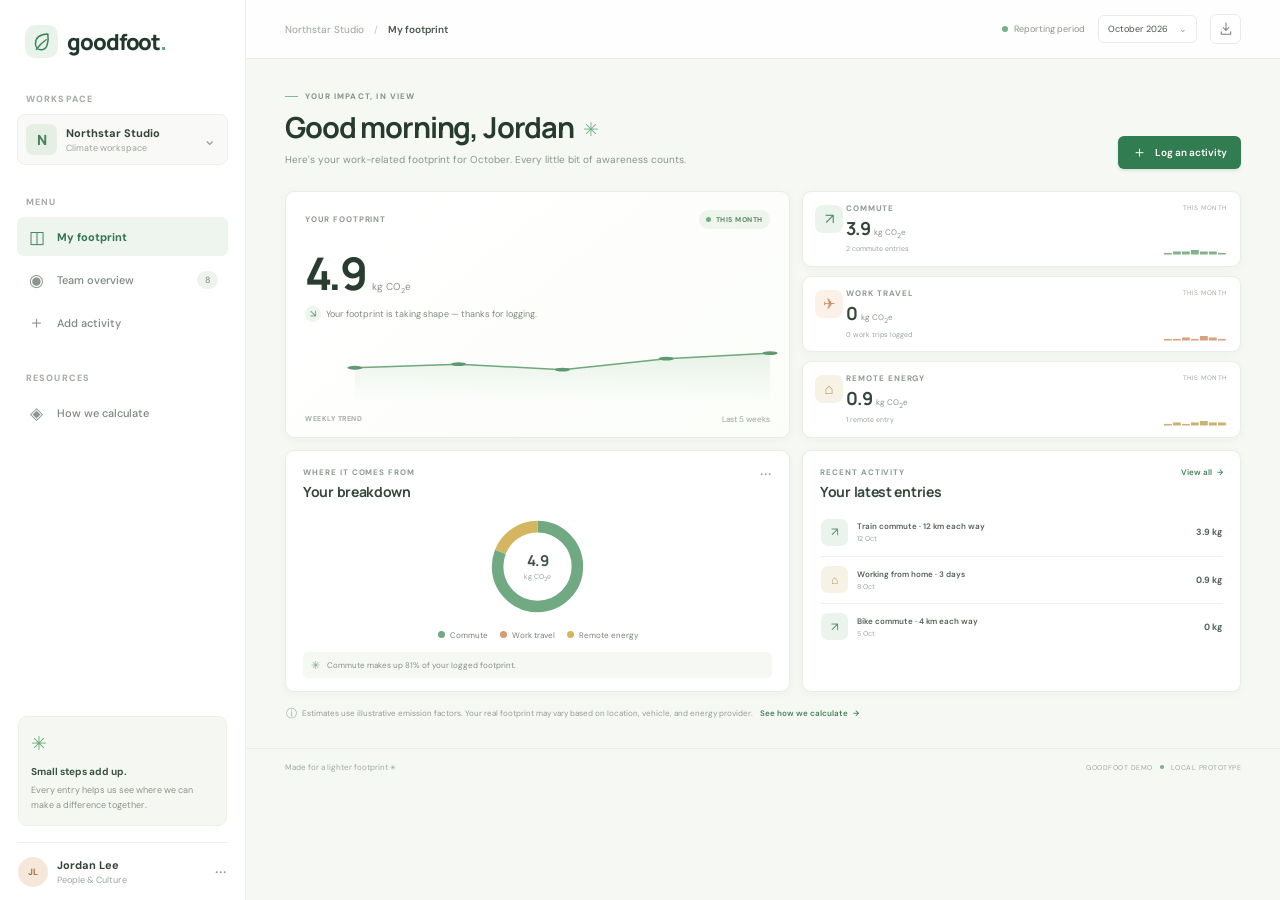
<file: index.html>
<!doctype html>
<html lang="en">
  <head>
    <meta charset="utf-8">
    <meta name="viewport" content="width=device-width, initial-scale=1">
    <meta name="theme-color" content="#f6f8f4">
    <meta name="description" content="A simple, transparent view of your work-related carbon footprint.">
    <title>Goodfoot — Employee footprint</title>
    <link rel="preconnect" href="https://fonts.googleapis.com">
    <link rel="preconnect" href="https://fonts.gstatic.com" crossorigin>
    <link href="https://fonts.googleapis.com/css2?family=DM+Sans:wght@400;500;600;700&family=Manrope:wght@400;500;600;700;800&display=swap" rel="stylesheet">
    <link rel="stylesheet" href="styles.css">
  </head>
  <body>
    <div class="app-shell">
      <aside class="sidebar" aria-label="Main navigation">
        <a class="brand" href="#" aria-label="Goodfoot home">
          <span class="brand-mark" aria-hidden="true"><svg viewBox="0 0 32 32"><path d="M23.8 5.4C14.5 5.7 7.3 9.6 7.3 18.2c0 4.6 3.1 8.1 7.5 8.1 8.2 0 10.4-10.1 9-20.9ZM8.5 25.8c3.7-5.3 7.5-9.1 13-12.8" /></svg></span>
          <span>goodfoot<span class="brand-period">.</span></span>
        </a>

        <div class="workspace-label">WORKSPACE</div>
        <div class="workspace-switcher">
          <span class="workspace-icon">N</span>
          <span class="workspace-copy"><strong>Northstar Studio</strong><small>Climate workspace</small></span>
          <span class="switch-chevron" aria-hidden="true">⌄</span>
        </div>

        <div class="nav-label">MENU</div>
        <nav class="nav-list">
          <button class="nav-item active" data-view="dashboard"><span class="nav-icon">◫</span>My footprint</button>
          <button class="nav-item" data-view="team"><span class="nav-icon">◉</span>Team overview <span class="nav-count">8</span></button>
          <button class="nav-item" data-view="activity"><span class="nav-icon">＋</span>Add activity</button>
        </nav>

        <div class="nav-label resources-label">RESOURCES</div>
        <nav class="nav-list">
          <button class="nav-item" data-view="factors"><span class="nav-icon">◈</span>How we calculate</button>
        </nav>

        <div class="sidebar-bottom">
          <div class="side-note">
            <span class="note-spark">✳</span>
            <strong>Small steps add up.</strong>
            <p>Every entry helps us see where we can make a difference together.</p>
          </div>
          <div class="profile">
            <span class="avatar avatar-jordan">JL</span>
            <span class="profile-copy"><strong>Jordan Lee</strong><small>People &amp; Culture</small></span>
            <span class="profile-menu" aria-hidden="true">···</span>
          </div>
        </div>
      </aside>

      <main class="main-area">
        <header class="topbar">
          <div class="breadcrumb"><span>Northstar Studio</span><span class="crumb-slash">/</span><strong id="breadcrumb-current">My footprint</strong></div>
          <div class="topbar-right">
            <span class="period-label"><span class="period-dot"></span>Reporting period</span>
            <button class="period-button" type="button">October 2026 <span aria-hidden="true">⌄</span></button>
            <button class="icon-button" id="export-button" type="button" aria-label="Export activity as CSV" title="Export activity as CSV"><svg viewBox="0 0 24 24" aria-hidden="true"><path d="M12 3v11m0 0 4-4m-4 4-4-4M5 16v4h14v-4" /></svg></button>
          </div>
        </header>

        <div class="content-wrap">
          <section class="view-panel active" id="view-dashboard" aria-labelledby="dashboard-title">
            <div class="page-heading">
              <div>
                <div class="eyebrow"><span class="eyebrow-line"></span> YOUR IMPACT, IN VIEW</div>
                <h1 id="dashboard-title">Good morning, Jordan <span class="wave">✳</span></h1>
                <p class="page-subtitle">Here's your work-related footprint for October. Every little bit of awareness counts.</p>
              </div>
              <button class="button button-primary" type="button" data-go="activity"><span class="button-plus">＋</span> Log an activity</button>
            </div>

            <div class="dashboard-grid">
              <article class="card footprint-card">
                <div class="card-topline"><span class="card-label">YOUR FOOTPRINT</span><span class="live-pill"><i></i> THIS MONTH</span></div>
                <div class="footprint-main"><span class="footprint-value" id="personal-total">—</span><span class="footprint-unit">kg CO<sub>2</sub>e</span></div>
                <div class="comparison"><span class="comparison-icon">↘</span><span id="personal-comparison">Looking good — keep logging to see your trend.</span></div>
                <div class="footprint-chart" id="personal-chart" aria-label="Your recent weekly footprint trend"></div>
                <div class="chart-caption"><span>WEEKLY TREND</span><span>Last 5 weeks</span></div>
              </article>

              <div class="stat-stack">
                <article class="card stat-card">
                  <span class="stat-icon commute-icon" aria-hidden="true">↗</span>
                  <div class="stat-heading"><span class="card-label">COMMUTE</span><span class="stat-change">THIS MONTH</span></div>
                  <div class="stat-value"><span id="commute-total">—</span> <small>kg CO<sub>2</sub>e</small></div>
                  <div class="stat-foot"><span id="commute-detail">Your daily journey</span><span class="mini-spark commute-spark" aria-hidden="true">▁▂▂▃▂▂▁</span></div>
                </article>
                <article class="card stat-card">
                  <span class="stat-icon travel-icon" aria-hidden="true">✈</span>
                  <div class="stat-heading"><span class="card-label">WORK TRAVEL</span><span class="stat-change">THIS MONTH</span></div>
                  <div class="stat-value"><span id="travel-total">—</span> <small>kg CO<sub>2</sub>e</small></div>
                  <div class="stat-foot"><span id="travel-detail">Trips for work</span><span class="mini-spark travel-spark" aria-hidden="true">▁▁▂▁▃▂▁</span></div>
                </article>
                <article class="card stat-card">
                  <span class="stat-icon home-icon" aria-hidden="true">⌂</span>
                  <div class="stat-heading"><span class="card-label">REMOTE ENERGY</span><span class="stat-change">THIS MONTH</span></div>
                  <div class="stat-value"><span id="remote-total">—</span> <small>kg CO<sub>2</sub>e</small></div>
                  <div class="stat-foot"><span id="remote-detail">Energy while working at home</span><span class="mini-spark home-spark" aria-hidden="true">▁▂▁▂▃▂▂</span></div>
                </article>
              </div>

              <article class="card breakdown-card">
                <div class="card-header">
                  <div><span class="card-label">WHERE IT COMES FROM</span><h2>Your breakdown</h2></div>
                  <span class="card-menu-mark" aria-hidden="true">···</span>
                </div>
                <div class="breakdown-chart" id="breakdown-chart"></div>
                <div class="legend">
                  <span><i class="legend-dot dot-commute"></i>Commute</span>
                  <span><i class="legend-dot dot-travel"></i>Work travel</span>
                  <span><i class="legend-dot dot-remote"></i>Remote energy</span>
                </div>
                <div class="breakdown-note"><span>✳</span><span id="breakdown-insight">Log a few activities to see what makes up your footprint.</span></div>
              </article>

              <article class="card activity-card">
                <div class="card-header">
                  <div><span class="card-label">RECENT ACTIVITY</span><h2>Your latest entries</h2></div>
                  <button class="text-button" type="button" data-go="activity">View all <span aria-hidden="true">→</span></button>
                </div>
                <div id="recent-activities" class="activity-list"></div>
              </article>
            </div>
            <div class="footnote"><span class="footnote-icon">ⓘ</span> Estimates use illustrative emission factors. Your real footprint may vary based on location, vehicle, and energy provider. <button class="text-button" type="button" data-go="factors">See how we calculate <span aria-hidden="true">→</span></button></div>
          </section>

          <section class="view-panel" id="view-team" aria-labelledby="team-title">
            <div class="page-heading">
              <div><div class="eyebrow"><span class="eyebrow-line"></span> BETTER, TOGETHER</div><h1 id="team-title">Team overview <span class="wave">✳</span></h1><p class="page-subtitle">A team-wide view of the activities logged this month. Individual entries stay private.</p></div>
              <button class="button button-secondary" id="team-export-button" type="button">↓&nbsp; Export team data</button>
            </div>
            <div class="team-summary-grid">
              <article class="card team-summary"><span class="card-label">TEAM FOOTPRINT</span><div class="team-summary-value"><span id="team-total">—</span><small>kg CO<sub>2</sub>e</small></div><span class="team-summary-note">Across logged activities this month</span></article>
              <article class="card team-summary"><span class="card-label">PEOPLE LOGGING</span><div class="team-summary-value"><span id="team-people">—</span><small>of 8</small></div><span class="team-summary-note">Colleagues contributing this month</span></article>
              <article class="card team-summary"><span class="card-label">ACTIVITIES LOGGED</span><div class="team-summary-value"><span id="team-entries">—</span><small>entries</small></div><span class="team-summary-note">Commutes, trips &amp; home energy</span></article>
            </div>
            <div class="team-content-grid">
              <article class="card team-chart-card">
                <div class="card-header"><div><span class="card-label">TEAM BREAKDOWN</span><h2>Emissions by activity</h2></div><span class="chart-unit">kg CO<sub>2</sub>e</span></div>
                <div class="team-bars" id="team-bars"></div>
                <div class="team-chart-legend"><span><i class="legend-dot dot-commute"></i>Commute</span><span><i class="legend-dot dot-travel"></i>Work travel</span><span><i class="legend-dot dot-remote"></i>Remote energy</span></div>
              </article>
              <article class="card team-list-card">
                <div class="card-header"><div><span class="card-label">TEAM PARTICIPATION</span><h2>Team activity pulse</h2></div><span class="privacy-pill">● AGGREGATED</span></div>
                <div class="team-member-list" id="team-members"></div>
              </article>
            </div>
            <div class="footnote"><span class="footnote-icon">ⓘ</span> Team totals include demo data. A real deployment should only show sufficiently large, privacy-protected groups.</div>
          </section>

          <section class="view-panel" id="view-activity" aria-labelledby="activity-title">
            <div class="page-heading">
              <div><div class="eyebrow"><span class="eyebrow-line"></span> EVERY JOURNEY COUNTS</div><h1 id="activity-title">Log an activity <span class="wave">✳</span></h1><p class="page-subtitle">A few details help us make a better estimate. Your activity is saved on this device.</p></div>
              <span class="save-local"><span></span> Saved locally</span>
            </div>
            <div class="activity-form-layout">
              <form class="card activity-form" id="activity-form">
                <label class="form-label" for="employee-select">WHO IS THIS FOR?</label>
                <select id="employee-select" class="form-control"></select>
                <fieldset class="activity-type-fieldset">
                  <legend class="form-label">WHAT WOULD YOU LIKE TO LOG?</legend>
                  <div class="activity-type-options">
                    <label class="type-option selected"><input type="radio" name="activity-type" value="commute" checked><span class="type-option-icon commute-icon">↗</span><span><strong>Commute</strong><small>Your journey to work</small></span></label>
                    <label class="type-option"><input type="radio" name="activity-type" value="travel"><span class="type-option-icon travel-icon">✈</span><span><strong>Work travel</strong><small>Business trips</small></span></label>
                    <label class="type-option"><input type="radio" name="activity-type" value="remote"><span class="type-option-icon home-icon">⌂</span><span><strong>Remote energy</strong><small>Working from home</small></span></label>
                  </div>
                </fieldset>
                <div id="type-fields"></div>
                <div class="form-row">
                  <div class="form-field"><label class="form-label" for="activity-date">DATE</label><input class="form-control" id="activity-date" type="date" required></div>
                </div>
                <div class="estimate-preview"><span class="estimate-icon">✳</span><span><strong>Your estimate</strong><small>We’ll calculate this using the factors shown in <button class="inline-link" type="button" data-go="factors">How we calculate</button>.</small></span><span class="estimate-value" id="estimate-value">— <small>kg CO<sub>2</sub>e</small></span></div>
                <button class="button button-primary submit-button" type="submit">Save activity <span aria-hidden="true">→</span></button>
                <p class="form-message" id="form-message" role="status"></p>
              </form>
              <aside class="activity-side">
                <article class="card tip-card"><span class="tip-icon">✳</span><span class="card-label">A LITTLE CONTEXT</span><h2>Estimates, not judgements.</h2><p>Everyone’s footprint looks different. These numbers are here to help us spot patterns and find opportunities as a team — not to measure individuals against each other.</p><button class="text-button" type="button" data-go="factors">Learn about our approach <span aria-hidden="true">→</span></button></article>
                <article class="card this-month-card"><span class="card-label">YOUR ENTRIES THIS MONTH</span><div class="month-entry-value"><span id="my-entry-count">0</span><small>activities</small></div><div class="month-entry-note">Thanks for adding your data to the picture.</div></article>
              </aside>
            </div>
          </section>

          <section class="view-panel" id="view-factors" aria-labelledby="factors-title">
            <div class="page-heading">
              <div><div class="eyebrow"><span class="eyebrow-line"></span> OPEN BY DESIGN</div><h1 id="factors-title">How we calculate <span class="wave">✳</span></h1><p class="page-subtitle">A footprint estimate should be easy to understand. Here’s what goes into each number.</p></div>
            </div>
            <div class="factor-intro card"><span class="factor-intro-icon">✳</span><div><strong>These are illustrative demo factors.</strong><p>They help show how the app works; they are not a certified inventory or a claim about your actual emissions. Replace them with current, location-specific factors before making business decisions.</p></div></div>
            <div class="factor-grid">
              <article class="card factor-card"><span class="factor-icon commute-icon">↗</span><span class="card-label">COMMUTING</span><h2>Distance × days × mode</h2><p>We use the one-way distance and multiply it by two for a return journey, then by the number of commute days.</p><div class="factor-table"><div><span>Car</span><strong>0.192 kg / km</strong></div><div><span>Bus</span><strong>0.105 kg / km</strong></div><div><span>Train</span><strong>0.041 kg / km</strong></div><div><span>Bike or walking</span><strong>0 kg / km</strong></div></div></article>
              <article class="card factor-card"><span class="factor-icon travel-icon">✈</span><span class="card-label">WORK TRAVEL</span><h2>Trip distance × mode</h2><p>Enter the total journey distance for the work trip. For flights, use the total distance across all legs.</p><div class="factor-table"><div><span>Car</span><strong>0.192 kg / km</strong></div><div><span>Train</span><strong>0.035 kg / km</strong></div><div><span>Flight</span><strong>0.255 kg / km</strong></div></div></article>
              <article class="card factor-card"><span class="factor-icon home-icon">⌂</span><span class="card-label">REMOTE ENERGY</span><h2>Energy × days × grid factor</h2><p>Estimate extra home energy used while working remotely. We multiply this by an illustrative electricity factor.</p><div class="factor-table"><div><span>Home energy</span><strong>1.5 kWh / day</strong></div><div><span>Electricity</span><strong>0.207 kg / kWh</strong></div><div class="factor-result"><span>Example: 10 days</span><strong>3.1 kg CO<sub>2</sub>e</strong></div></div></article>
            </div>
            <div class="factor-caveat"><span>ⓘ</span><p><strong>Not a formal carbon inventory.</strong> These simple estimates exclude many lifecycle effects and other sources of workplace emissions. Factors are fixed illustrative values in this prototype. A production version should cite trusted, current sources, support regional factors, and keep a record of factor versions.</p></div>
          </section>
        </div>
        <footer class="app-footer"><span>Made for a lighter footprint <span class="footer-leaf">✳</span></span><span>GOODFOOT DEMO <i></i> LOCAL PROTOTYPE</span></footer>
      </main>
      <div class="toast" id="toast" role="status" aria-live="polite"></div>
    </div>
    <script src="calculations.js"></script>
    <script src="app.js"></script>
  </body>
</html>
</file>
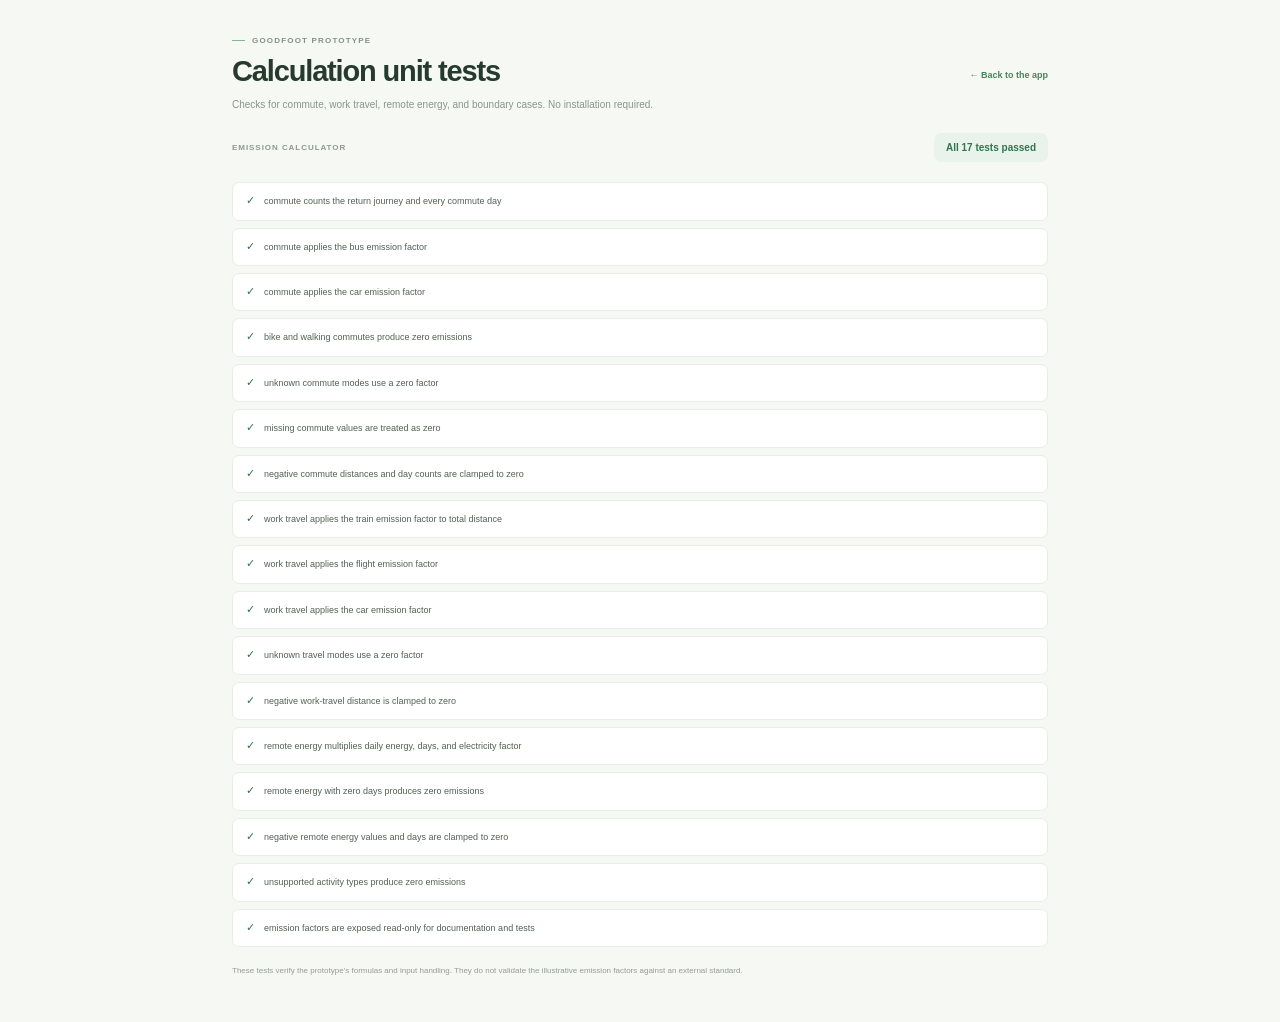
<file: tests.html>
<!doctype html>
<html lang="en">
  <head>
    <meta charset="utf-8">
    <meta name="viewport" content="width=device-width, initial-scale=1">
    <meta name="theme-color" content="#f6f8f4">
    <title>Goodfoot — Unit tests</title>
    <link rel="stylesheet" href="styles.css">
    <style>
      .main-area { margin: 0; }
      .test-content { margin: 0 auto; max-width: 860px; padding: 36px 22px; }
      .test-header { align-items: center; display: flex; flex-wrap: wrap; gap: 12px; justify-content: space-between; margin-bottom: 20px; }
      .test-header p { color: #89958b; font-size: 10px; line-height: 1.6; margin: 8px 0 0; }
      .test-status { border-radius: 7px; font-size: 10px; font-weight: 700; padding: 9px 12px; }
      .test-status.pending { background: #f2f4ef; color: #748176; }
      .test-status.passed { background: #eaf3eb; color: #31744d; }
      .test-status.failed { background: #faece9; color: #a34537; }
      .test-list { display: grid; gap: 7px; list-style: none; margin: 0; padding: 0; }
      .test-result { align-items: flex-start; background: white; border: 1px solid #e9ede7; border-radius: 7px; display: flex; gap: 9px; padding: 11px 13px; }
      .test-result.pass { color: #31744d; }
      .test-result.fail { border-color: #edc8c1; color: #a34537; }
      .test-result-icon { font-size: 11px; font-weight: 700; }
      .test-result-copy { color: #526156; font-size: 9px; line-height: 1.6; }
      .test-result.fail .test-result-copy { color: #a34537; }
      .test-back { color: #47845b; font-size: 9px; font-weight: 600; text-decoration: none; }
      .test-back:hover { text-decoration: underline; }
      .test-note { color: #929d94; font-size: 8px; line-height: 1.6; margin-top: 18px; }
      @media (max-width: 500px) { .test-content { padding: 24px 14px; } }
    </style>
  </head>
  <body>
    <main class="main-area">
      <section class="test-content" aria-labelledby="test-title">
        <header class="test-header">
          <div>
            <div class="eyebrow"><span class="eyebrow-line"></span> GOODFOOT PROTOTYPE</div>
            <h1 id="test-title">Calculation unit tests</h1>
            <p>Checks for commute, work travel, remote energy, and boundary cases. No installation required.</p>
          </div>
          <a class="test-back" href="index.html">← Back to the app</a>
        </header>
        <div class="test-header">
          <span class="card-label">EMISSION CALCULATOR</span>
          <span class="test-status pending" id="test-status" role="status" aria-live="polite">Running tests…</span>
        </div>
        <ol class="test-list" id="test-results" aria-label="Test results"></ol>
        <p class="test-note">These tests verify the prototype’s formulas and input handling. They do not validate the illustrative emission factors against an external standard.</p>
      </section>
    </main>
    <script src="calculations.js"></script>
    <script src="tests.js"></script>
  </body>
</html>
</file>
<file: styles.css>
:root {
  font-family: "DM Sans", sans-serif;
  color: #24352c;
  background: #f6f8f4;
  font-synthesis: none;
  text-rendering: optimizeLegibility;
  --ink: #24352c;
  --muted: #89958b;
  --line: #e8ece6;
  --green: #26764f;
  --green-dark: #1d5d3d;
  --green-soft: #eaf3eb;
  --card: #fff;
  --orange: #d99462;
  --yellow: #d9b553;
  --shadow: 0 2px 10px rgba(37, 60, 44, .035);
}
* { box-sizing: border-box; }
body { margin: 0; min-width: 320px; }
button, input, select { font: inherit; }
button { cursor: pointer; }
button:focus-visible, input:focus-visible, select:focus-visible { outline: 3px solid rgba(38, 118, 79, .26); outline-offset: 2px; }
.app-shell { min-height: 100vh; }
.sidebar { background: #fff; border-right: 1px solid #edf0eb; bottom: 0; display: flex; flex-direction: column; left: 0; padding: 25px 17px 13px; position: fixed; top: 0; width: 246px; z-index: 5; }
.brand { align-items: center; color: #23382c; display: flex; font-family: Manrope, sans-serif; font-size: 22px; font-weight: 800; gap: 9px; letter-spacing: -1.1px; margin: 0 0 35px 8px; text-decoration: none; }
.brand-mark { align-items: center; background: #eaf3eb; border-radius: 10px; display: flex; height: 33px; justify-content: center; width: 33px; }
.brand-mark svg { fill: none; height: 24px; stroke: #378558; stroke-linecap: round; stroke-linejoin: round; stroke-width: 2; width: 24px; }
.brand-period { color: #62a77d; }
.workspace-label, .nav-label { color: #a2aaa3; font-size: 9px; font-weight: 700; letter-spacing: 1.12px; margin: 0 0 9px 9px; }
.workspace-switcher { align-items: center; background: #f9faf8; border: 1px solid #edf0eb; border-radius: 8px; display: flex; gap: 9px; margin-bottom: 31px; padding: 9px 8px; }
.workspace-icon { align-items: center; background: #e5efe4; border-radius: 7px; color: #458158; display: flex; font-family: Manrope, sans-serif; font-size: 14px; font-weight: 800; height: 31px; justify-content: center; width: 31px; }
.workspace-copy, .profile-copy { display: flex; flex: 1; flex-direction: column; gap: 2px; min-width: 0; }
.workspace-copy strong, .profile-copy strong { color: #344339; font-size: 11px; font-weight: 700; }
.workspace-copy small, .profile-copy small { color: #9ca59c; font-size: 9px; }
.switch-chevron { color: #9ba59c; font-size: 16px; padding: 0 3px; }
.nav-label { margin-bottom: 9px; }
.nav-list { display: grid; gap: 4px; }
.nav-item { align-items: center; background: transparent; border: 0; border-radius: 7px; color: #7b887e; display: flex; font-size: 11px; font-weight: 500; gap: 11px; height: 39px; padding: 0 10px; text-align: left; transition: background .15s, color .15s; width: 100%; }
.nav-item:hover { background: #f7f9f6; color: #395844; }
.nav-item.active { background: #edf5ee; color: #31744d; font-weight: 700; }
.nav-icon { align-items: center; color: #8b978d; display: inline-flex; font-size: 17px; height: 20px; justify-content: center; width: 19px; }
.nav-item.active .nav-icon { color: #3c8158; }
.nav-count { align-items: center; background: #f0f2ef; border-radius: 12px; color: #88938a; display: flex; font-size: 9px; height: 18px; justify-content: center; margin-left: auto; width: 21px; }
.resources-label { margin-top: 30px; }
.sidebar-bottom { margin-top: auto; }
.side-note { background: #f5f8f2; border: 1px solid #edf2e8; border-radius: 9px; margin: 0 1px 16px; padding: 14px 12px 12px; }
.note-spark { color: #6eaa7b; display: block; font-size: 19px; margin-bottom: 9px; }
.side-note strong { color: #39533f; display: block; font-size: 10px; }
.side-note p { color: #89958b; font-size: 9px; line-height: 1.65; margin: 5px 0 0; }
.profile { align-items: center; border-top: 1px solid #edf0eb; display: flex; gap: 9px; padding: 14px 1px 0; }
.avatar { align-items: center; border-radius: 50%; display: inline-flex; flex: 0 0 auto; font-size: 9px; font-weight: 700; height: 30px; justify-content: center; width: 30px; }
.avatar-jordan { background: #f5e7da; color: #ac7048; }
.profile-menu { color: #909b92; font-size: 17px; letter-spacing: 1px; }
.main-area { margin-left: 246px; min-height: 100vh; }
.topbar { align-items: center; background: rgba(255,255,255,.88); border-bottom: 1px solid #e9ede7; display: flex; height: 59px; justify-content: space-between; padding: 0 39px; position: sticky; top: 0; z-index: 4; }
.breadcrumb { align-items: center; color: #98a198; display: flex; font-size: 10px; gap: 10px; }
.breadcrumb strong { color: #48564b; font-weight: 600; }
.crumb-slash { color: #c0c8bf; }
.topbar-right { align-items: center; display: flex; gap: 13px; }
.period-label { align-items: center; color: #89958b; display: flex; font-size: 9px; gap: 6px; }
.period-dot, .save-local span, .app-footer i { background: #78b183; border-radius: 50%; display: inline-block; height: 6px; width: 6px; }
.period-button { background: #fff; border: 1px solid #e8ece6; border-radius: 6px; color: #465349; font-size: 9px; padding: 7px 9px; }
.period-button span { color: #909b92; margin-left: 9px; }
.icon-button { align-items: center; background: #fff; border: 1px solid #e8ece6; border-radius: 6px; color: #78857a; display: flex; height: 30px; justify-content: center; width: 31px; }
.icon-button svg { fill: none; height: 16px; stroke: currentColor; stroke-linecap: round; stroke-linejoin: round; stroke-width: 1.6; width: 16px; }
.content-wrap { margin: 0 auto; max-width: 1220px; padding: 31px 39px 22px; }
.view-panel { display: none; }
.view-panel.active { animation: appear .2s ease-out; display: block; }
@keyframes appear { from { opacity: .45; transform: translateY(3px); } to { opacity: 1; transform: translateY(0); } }
.page-heading { align-items: flex-end; display: flex; justify-content: space-between; margin: 1px 0 22px; }
.eyebrow { align-items: center; color: #829486; display: flex; font-size: 8px; font-weight: 700; gap: 7px; letter-spacing: 1.18px; margin-bottom: 8px; }
.eyebrow-line { background: #84b990; display: inline-block; height: 1px; width: 13px; }
h1, h2, p { margin-top: 0; }
h1 { color: #263a2e; font-family: Manrope, "DM Sans", sans-serif; font-size: clamp(23px, 2.4vw, 29px); font-weight: 700; letter-spacing: -1.15px; line-height: 1.25; margin: 0; }
.wave { color: #7bb388; font-size: 19px; margin-left: 4px; vertical-align: 2px; }
.page-subtitle { color: #89958b; font-size: 10px; line-height: 1.65; margin: 7px 0 0; }
.button { align-items: center; border: 1px solid transparent; border-radius: 6px; display: inline-flex; font-size: 10px; font-weight: 600; gap: 8px; justify-content: center; padding: 9px 13px; transition: background .15s, transform .15s; }
.button:active { transform: translateY(1px); }
.button-primary { background: #317c50; box-shadow: 0 2px 3px rgba(35,99,58,.13); color: #fff; }
.button-primary:hover { background: #286b43; }
.button-plus { font-size: 15px; font-weight: 400; line-height: 10px; }
.button-secondary { background: #fff; border-color: #e4eae2; color: #536257; }
.button-secondary:hover { background: #f9fbf8; }
.card { background: var(--card); border: 1px solid #e9ede7; border-radius: 9px; box-shadow: var(--shadow); }
.dashboard-grid { display: grid; gap: 12px; grid-template-columns: minmax(0, 1.07fr) minmax(290px, .93fr); }
.footprint-card { background: linear-gradient(141deg, #fff 9%, #fbfdf9 100%); min-height: 247px; overflow: hidden; padding: 18px 19px 14px; position: relative; }
.card-topline { align-items: center; display: flex; justify-content: space-between; }
.card-label { color: #8d9a90; display: block; font-size: 8px; font-weight: 700; letter-spacing: .95px; }
.live-pill { align-items: center; background: #eef5ed; border-radius: 12px; color: #5f8864; display: inline-flex; font-size: 7px; font-weight: 700; gap: 5px; letter-spacing: .55px; padding: 5px 7px; }
.live-pill i { background: #6bb477; border-radius: 50%; height: 5px; width: 5px; }
.footprint-main { align-items: baseline; display: flex; gap: 7px; margin-top: 22px; }
.footprint-value { color: #283c30; font-family: Manrope, sans-serif; font-size: 45px; font-weight: 700; letter-spacing: -2.6px; line-height: 1; }
.footprint-unit { color: #88958b; font-size: 10px; }
.footprint-unit sub, .stat-value sub, .team-summary-value sub, .factor-result sub, .chart-unit sub { font-size: 7px; }
.comparison { align-items: center; color: #7b8d7c; display: flex; font-size: 9px; gap: 5px; margin-top: 10px; }
.comparison-icon { align-items: center; background: #edf5ec; border-radius: 50%; color: #559064; display: inline-flex; font-size: 10px; height: 16px; justify-content: center; width: 16px; }
.footprint-chart { bottom: 37px; height: 66px; left: 19px; position: absolute; right: 19px; }
.footprint-chart svg { height: 100%; overflow: visible; width: 100%; }
.chart-caption { align-items: center; bottom: 13px; color: #9aa49b; display: flex; font-size: 7px; font-weight: 600; justify-content: space-between; left: 19px; letter-spacing: .5px; position: absolute; right: 19px; }
.chart-caption span:last-child { font-size: 8px; font-weight: 400; letter-spacing: 0; }
.stat-stack { display: grid; gap: 9px; grid-template-rows: repeat(3, 1fr); }
.stat-card { min-height: 75px; padding: 11px 13px 9px 43px; position: relative; }
.stat-icon, .type-option-icon, .factor-icon { align-items: center; border-radius: 8px; display: flex; flex: 0 0 auto; font-size: 15px; height: 28px; justify-content: center; width: 28px; }
.stat-icon { left: 12px; position: absolute; top: 13px; }
.commute-icon { background: #eaf4ed; color: #528b64; }
.travel-icon { background: #fcf1e9; color: #cd9167; }
.home-icon { background: #f7f2e6; color: #b49a56; }
.stat-heading { align-items: center; display: flex; justify-content: space-between; }
.stat-change { color: #a2aca2; font-size: 6.5px; letter-spacing: .55px; }
.stat-value { color: #33463a; font-family: Manrope, sans-serif; font-size: 18px; font-weight: 700; letter-spacing: -.55px; line-height: 1.15; margin-top: 5px; }
.stat-value small { color: #8a968d; font-family: "DM Sans", sans-serif; font-size: 8px; font-weight: 400; letter-spacing: 0; }
.stat-foot { align-items: center; color: #9aa49b; display: flex; font-size: 7px; justify-content: space-between; margin-top: 3px; }
.mini-spark { font-size: 10px; letter-spacing: 1px; }
.commute-spark { color: #83b38a; }.travel-spark { color: #d9a17d; }.home-spark { color: #c8b371; }
.breakdown-card, .activity-card { min-height: 226px; padding: 16px 17px 13px; }
.card-header { align-items: flex-start; display: flex; justify-content: space-between; }
.card-header h2, .tip-card h2, .factor-card h2 { color: #35473a; font-family: Manrope, sans-serif; font-size: 14px; font-weight: 700; letter-spacing: -.3px; margin: 5px 0 0; }
.card-menu-mark { color: #9ca69c; font-size: 17px; letter-spacing: 1px; line-height: 14px; }
.breakdown-chart { align-items: center; display: flex; gap: 15px; justify-content: center; min-height: 129px; padding: 7px 0 4px; }
.donut-wrap { height: 105px; position: relative; width: 105px; }
.donut-wrap svg { height: 100%; transform: rotate(-90deg); width: 100%; }
.donut-center { align-items: center; display: flex; inset: 0; justify-content: center; position: absolute; text-align: center; }
.donut-center strong { color: #405347; display: block; font-family: Manrope, sans-serif; font-size: 15px; letter-spacing: -.6px; }
.donut-center small { color: #9aa49a; display: block; font-size: 7px; margin-top: 1px; }
.donut-empty { align-items: center; background: conic-gradient(#eaf0e9 0 100%); border-radius: 50%; display: flex; height: 92px; justify-content: center; position: relative; width: 92px; }
.donut-empty:before { background: white; border-radius: 50%; content: ""; inset: 13px; position: absolute; }
.donut-empty span { color: #8c9a8e; font-size: 8px; position: relative; }
.legend { color: #758278; display: flex; flex-wrap: wrap; font-size: 8px; gap: 12px; justify-content: center; }
.legend span, .team-chart-legend span { align-items: center; display: inline-flex; gap: 5px; }
.legend-dot { border-radius: 50%; display: inline-block; height: 7px; width: 7px; }
.dot-commute { background: #70a982; }.dot-travel { background: #d99a70; }.dot-remote { background: #d3b65f; }
.breakdown-note { align-items: flex-start; background: #f6f8f3; border-radius: 5px; color: #849087; display: flex; font-size: 8px; gap: 7px; line-height: 1.5; margin-top: 12px; padding: 7px 8px; }
.breakdown-note span:first-child { color: #7daa78; font-size: 11px; line-height: 12px; }
.text-button { background: none; border: 0; color: #43805a; font-size: 8px; font-weight: 600; padding: 0; }
.text-button:hover, .inline-link:hover { color: #205b38; text-decoration: underline; }
.text-button span { margin-left: 3px; }
.activity-list { margin-top: 8px; }
.activity-row { align-items: center; border-top: 1px solid #f0f2ee; display: flex; gap: 9px; min-height: 47px; padding: 7px 1px; }
.activity-row:first-child { border-top: 0; }
.activity-row-icon { align-items: center; border-radius: 7px; display: flex; flex: 0 0 auto; font-size: 12px; height: 27px; justify-content: center; width: 27px; }
.activity-row-copy { flex: 1; min-width: 0; }
.activity-row-copy strong { color: #546258; display: block; font-size: 8px; font-weight: 600; overflow: hidden; text-overflow: ellipsis; white-space: nowrap; }
.activity-row-copy small { color: #9ca69d; display: block; font-size: 7px; margin-top: 3px; }
.activity-row-value { color: #526257; font-size: 9px; font-weight: 700; white-space: nowrap; }
.activity-empty { color: #89958b; font-size: 9px; padding: 20px 0; text-align: center; }
.footnote { align-items: center; color: #929d94; display: flex; flex-wrap: wrap; font-size: 8px; gap: 5px; line-height: 1.5; margin: 13px 1px 0; }
.footnote-icon { color: #9daa9c; font-size: 11px; }
.footnote .text-button { font-size: 8px; margin-left: 2px; }
.app-footer { align-items: center; border-top: 1px solid #eaeee8; color: #a0aaa1; display: flex; font-size: 8px; justify-content: space-between; margin-top: 5px; padding: 13px 39px 17px; }
.footer-leaf { color: #80ad85; }
.app-footer span:last-child { align-items: center; display: inline-flex; font-size: 7px; gap: 7px; letter-spacing: .5px; }
.app-footer i { height: 4px; width: 4px; }
.team-summary-grid { display: grid; gap: 12px; grid-template-columns: repeat(3, 1fr); margin-bottom: 13px; }
.team-summary { min-height: 119px; padding: 17px 18px; }
.team-summary-value { align-items: baseline; color: #31463a; display: flex; font-family: Manrope, sans-serif; font-size: 28px; font-weight: 700; gap: 6px; letter-spacing: -1px; margin-top: 10px; }
.team-summary-value small { color: #89968b; font-family: "DM Sans", sans-serif; font-size: 9px; font-weight: 400; letter-spacing: 0; }
.team-summary-note { color: #9aa49b; display: block; font-size: 8px; margin-top: 5px; }
.team-content-grid { display: grid; gap: 13px; grid-template-columns: 1fr 1fr; }
.team-chart-card, .team-list-card { min-height: 300px; padding: 18px; }
.chart-unit { color: #98a29a; font-size: 8px; }
.team-bars { align-items: flex-end; border-bottom: 1px solid #e9ede8; display: flex; gap: clamp(9px, 2vw, 24px); height: 180px; justify-content: space-around; margin: 19px 4px 11px; padding: 0 10px; }
.team-bar-group { align-items: center; display: flex; flex: 1; flex-direction: column; height: 100%; justify-content: flex-end; max-width: 70px; }
.team-bar-total { color: #7e8b80; font-size: 7px; margin-bottom: 5px; }
.team-bar { border-radius: 4px 4px 0 0; display: flex; flex-direction: column-reverse; max-height: 140px; overflow: hidden; width: min(100%, 38px); }
.team-bar-segment { min-height: 1px; width: 100%; }
.team-bar-segment.comm { background: #75aa84; }.team-bar-segment.travel { background: #d99b73; }.team-bar-segment.remote { background: #d6ba67; }
.team-bar-label { color: #929d93; font-size: 7px; margin-top: 7px; }
.team-chart-legend { color: #758278; display: flex; flex-wrap: wrap; font-size: 8px; gap: 13px; justify-content: center; }
.privacy-pill { background: #f0f6ef; border-radius: 10px; color: #6f9871; font-size: 6px; font-weight: 700; letter-spacing: .5px; padding: 5px 7px; }
.team-member-list { margin-top: 13px; }
.team-member-row { align-items: center; border-top: 1px solid #eff2ee; display: flex; gap: 9px; padding: 9px 0; }
.team-member-row:first-child { border-top: 0; }
.team-member-row .avatar { font-size: 8px; height: 27px; width: 27px; }
.team-member-name { color: #5a685d; flex: 1; font-size: 8px; font-weight: 600; }
.member-activity { color: #9aa49b; font-size: 7px; }
.member-total { color: #57665b; font-size: 8px; font-weight: 700; min-width: 50px; text-align: right; }
.team-pulse-dot { border-radius: 50%; display: inline-block; flex: 0 0 auto; height: 8px; width: 8px; }
.team-pulse-dot.comm { background: #75aa84; }.team-pulse-dot.travel { background: #d99b73; }.team-pulse-dot.remote { background: #d6ba67; }
.team-participation-note { background: #f6f8f3; border-radius: 5px; color: #88948a; font-size: 8px; line-height: 1.6; margin-top: 8px; padding: 9px; }
.activity-form-layout { align-items: start; display: grid; gap: 14px; grid-template-columns: minmax(0, 1.6fr) minmax(210px, .8fr); }
.activity-form { padding: 21px; }
.form-label { color: #7d8a7f; display: block; font-size: 8px; font-weight: 700; letter-spacing: .8px; margin-bottom: 8px; }
.form-control { background: #fff; border: 1px solid #e3e9e1; border-radius: 6px; color: #49574c; font-size: 10px; min-height: 36px; padding: 8px 10px; width: 100%; }
.form-control:focus { border-color: #83b28d; outline: 3px solid rgba(66,132,83,.12); }
.activity-type-fieldset { border: 0; margin: 21px 0 17px; padding: 0; }
.activity-type-fieldset legend { padding: 0; }
.activity-type-options { display: grid; gap: 8px; grid-template-columns: repeat(3, 1fr); }
.type-option { align-items: center; border: 1px solid #e8ede6; border-radius: 7px; cursor: pointer; display: flex; gap: 8px; min-height: 57px; padding: 9px; transition: border .15s, background .15s; }
.type-option:hover { background: #fafcf9; border-color: #c6d9c7; }
.type-option.selected { background: #f4f8f3; border-color: #9dc5a1; box-shadow: 0 0 0 1px rgba(116,169,123,.08); }
.type-option input { height: 0; opacity: 0; position: absolute; width: 0; }
.type-option:focus-within { outline: 3px solid rgba(38, 118, 79, .19); outline-offset: 2px; }
.type-option-icon { height: 27px; width: 27px; }
.type-option strong { color: #536257; display: block; font-size: 8px; font-weight: 700; }
.type-option small { color: #9aa49b; display: block; font-size: 7px; margin-top: 3px; white-space: nowrap; }
.form-row { display: grid; gap: 11px; grid-template-columns: 1fr 1fr; margin-top: 13px; }
.form-field { min-width: 0; }
.form-field .form-label { margin-bottom: 6px; }
.estimate-preview { align-items: center; background: #f6f8f3; border: 1px solid #edf1e9; border-radius: 7px; display: flex; gap: 9px; margin-top: 18px; padding: 10px 11px; }
.estimate-icon { align-items: center; background: #e9f1e5; border-radius: 6px; color: #6e9b72; display: flex; flex: 0 0 auto; font-size: 13px; height: 25px; justify-content: center; width: 25px; }
.estimate-preview > span:nth-child(2) { flex: 1; }
.estimate-preview strong { color: #526156; display: block; font-size: 8px; }
.estimate-preview small { color: #98a199; display: block; font-size: 7px; margin-top: 3px; }
.inline-link { background: none; border: 0; color: #47845b; font-size: inherit; padding: 0; text-decoration: underline; }
.estimate-value { color: #3d6048; font-family: Manrope, sans-serif; font-size: 15px; font-weight: 700; white-space: nowrap; }
.estimate-value small { display: inline; font-family: "DM Sans", sans-serif; font-size: 7px; font-weight: 400; }
.submit-button { margin-top: 14px; width: 100%; }
.submit-button span { font-size: 12px; }
.form-message { color: #53815b; font-size: 8px; min-height: 11px; margin: 8px 0 0; text-align: center; }
.activity-side { display: grid; gap: 12px; }
.tip-card { background: #f8faf6; padding: 16px; }
.tip-icon { color: #7dab7d; display: block; font-size: 17px; margin-bottom: 11px; }
.tip-card h2 { font-size: 13px; line-height: 1.4; margin-top: 8px; }
.tip-card p { color: #849187; font-size: 8px; line-height: 1.8; margin: 9px 0 11px; }
.tip-card .text-button { font-size: 7px; }
.this-month-card { padding: 15px; }
.month-entry-value { align-items: baseline; color: #394e3f; display: flex; font-family: Manrope, sans-serif; font-size: 24px; font-weight: 700; gap: 6px; margin-top: 9px; }
.month-entry-value small { color: #909b92; font-family: "DM Sans", sans-serif; font-size: 8px; font-weight: 400; }
.month-entry-note { color: #96a096; font-size: 7px; margin-top: 4px; }
.save-local { align-items: center; color: #7d947e; display: inline-flex; font-size: 8px; gap: 6px; margin-bottom: 3px; }
.factor-intro { align-items: flex-start; background: #f2f7ef; border-color: #e6eee2; box-shadow: none; display: flex; gap: 12px; margin-bottom: 13px; padding: 15px; }
.factor-intro-icon { align-items: center; background: #e4efe0; border-radius: 8px; color: #66946c; display: flex; flex: 0 0 auto; font-size: 15px; height: 30px; justify-content: center; width: 30px; }
.factor-intro strong { color: #4f6852; display: block; font-size: 10px; }
.factor-intro p { color: #7f9080; font-size: 8px; line-height: 1.65; margin: 5px 0 0; }
.factor-grid { display: grid; gap: 12px; grid-template-columns: repeat(3, 1fr); }
.factor-card { padding: 17px; }
.factor-icon { height: 30px; margin-bottom: 15px; width: 30px; }
.factor-card h2 { font-size: 13px; margin-top: 7px; }
.factor-card > p { color: #89958b; font-size: 8px; line-height: 1.7; margin: 8px 0 14px; min-height: 40px; }
.factor-table { border-top: 1px solid #edf0eb; }
.factor-table > div { align-items: center; border-bottom: 1px solid #f0f2ef; color: #7f8b81; display: flex; font-size: 8px; justify-content: space-between; padding: 9px 0; }
.factor-table strong { color: #55645a; font-size: 8px; font-weight: 600; }
.factor-table .factor-result { border-bottom: 0; color: #62836a; padding-bottom: 0; }
.factor-table .factor-result strong { color: #50805a; }
.factor-caveat { align-items: flex-start; color: #8c978e; display: flex; font-size: 8px; gap: 8px; line-height: 1.65; margin: 13px 2px 0; }
.factor-caveat > span { color: #90a18f; font-size: 11px; }
.factor-caveat p { margin: 0; }
.factor-caveat strong { color: #6c7a6e; }
.toast { background: #315f41; border-radius: 7px; bottom: 22px; box-shadow: 0 6px 24px rgba(35,68,46,.2); color: white; font-size: 10px; opacity: 0; padding: 11px 16px; pointer-events: none; position: fixed; right: 22px; transform: translateY(8px); transition: opacity .2s, transform .2s; z-index: 9; }
.toast.show { opacity: 1; transform: translateY(0); }
@media (min-width: 1450px) { .content-wrap { padding-top: 38px; } .dashboard-grid { gap: 15px; } }
@media (max-width: 1020px) {
  .sidebar { width: 210px; }.main-area { margin-left: 210px; }
  .topbar { padding: 0 24px; }.content-wrap { padding-left: 24px; padding-right: 24px; }
  .dashboard-grid { grid-template-columns: 1fr 1fr; }.footprint-card { min-height: 230px; }
  .activity-form-layout { grid-template-columns: 1.35fr .75fr; }
}
@media (max-width: 760px) {
  .sidebar { align-items: center; border-right: 0; border-top: 1px solid #e8ece6; bottom: 0; flex-direction: row; height: 58px; justify-content: space-around; padding: 4px 7px; top: auto; width: 100%; }
  .brand, .workspace-label, .workspace-switcher, .nav-label, .resources-label, .sidebar-bottom, .nav-item .nav-count { display: none; }
  .nav-list { display: contents; }
  .nav-item { align-items: center; border-radius: 6px; color: #7b887e; flex-direction: column; font-size: 7px; gap: 0; height: 48px; justify-content: center; padding: 3px 7px; width: auto; }
  .nav-icon { font-size: 18px; height: 23px; }
  .main-area { margin-left: 0; padding-bottom: 58px; }
  .topbar { height: 51px; padding: 0 15px; }.breadcrumb { font-size: 9px; }.period-label { display: none; }.topbar-right { gap: 7px; }
  .content-wrap { padding: 24px 15px 18px; }
  .page-heading { align-items: flex-start; gap: 12px; }.page-heading > .button { flex: 0 0 auto; margin-top: 15px; padding: 8px 9px; }
  .page-subtitle { max-width: 430px; }
  .dashboard-grid { gap: 10px; grid-template-columns: 1fr; }.footprint-card { min-height: 235px; }.stat-stack { gap: 8px; }
  .stat-card { min-height: 78px; }.breakdown-card, .activity-card { min-height: 0; }
  .team-summary-grid { gap: 7px; }.team-summary { min-height: 104px; padding: 12px 9px; }.team-summary-value { font-size: 22px; }.team-summary-note { font-size: 7px; line-height: 1.4; }
  .team-content-grid { grid-template-columns: 1fr; }.team-chart-card, .team-list-card { min-height: 0; padding: 14px; }
  .activity-form-layout { grid-template-columns: 1fr; }.activity-side { grid-template-columns: 1fr 1fr; }
  .factor-grid { grid-template-columns: 1fr; }.factor-card > p { min-height: 0; }
  .app-footer { padding: 11px 15px 14px; }
}
@media (max-width: 430px) {
  .topbar { padding: 0 11px; }.content-wrap { padding-left: 11px; padding-right: 11px; }
  .breadcrumb { gap: 6px; }.period-button { font-size: 8px; padding: 7px; }
  .page-heading { flex-direction: column; }.page-heading > .button { margin-top: 0; }
  .type-option { align-items: flex-start; flex-direction: column; gap: 5px; padding: 8px; }.type-option small { white-space: normal; }
  .activity-form { padding: 15px; }.activity-side { grid-template-columns: 1fr; }
  .legend { gap: 8px; }.team-summary-grid { grid-template-columns: 1fr; }.team-summary { min-height: 90px; }
  .footnote { align-items: flex-start; }.app-footer { font-size: 7px; }
}
</file>
